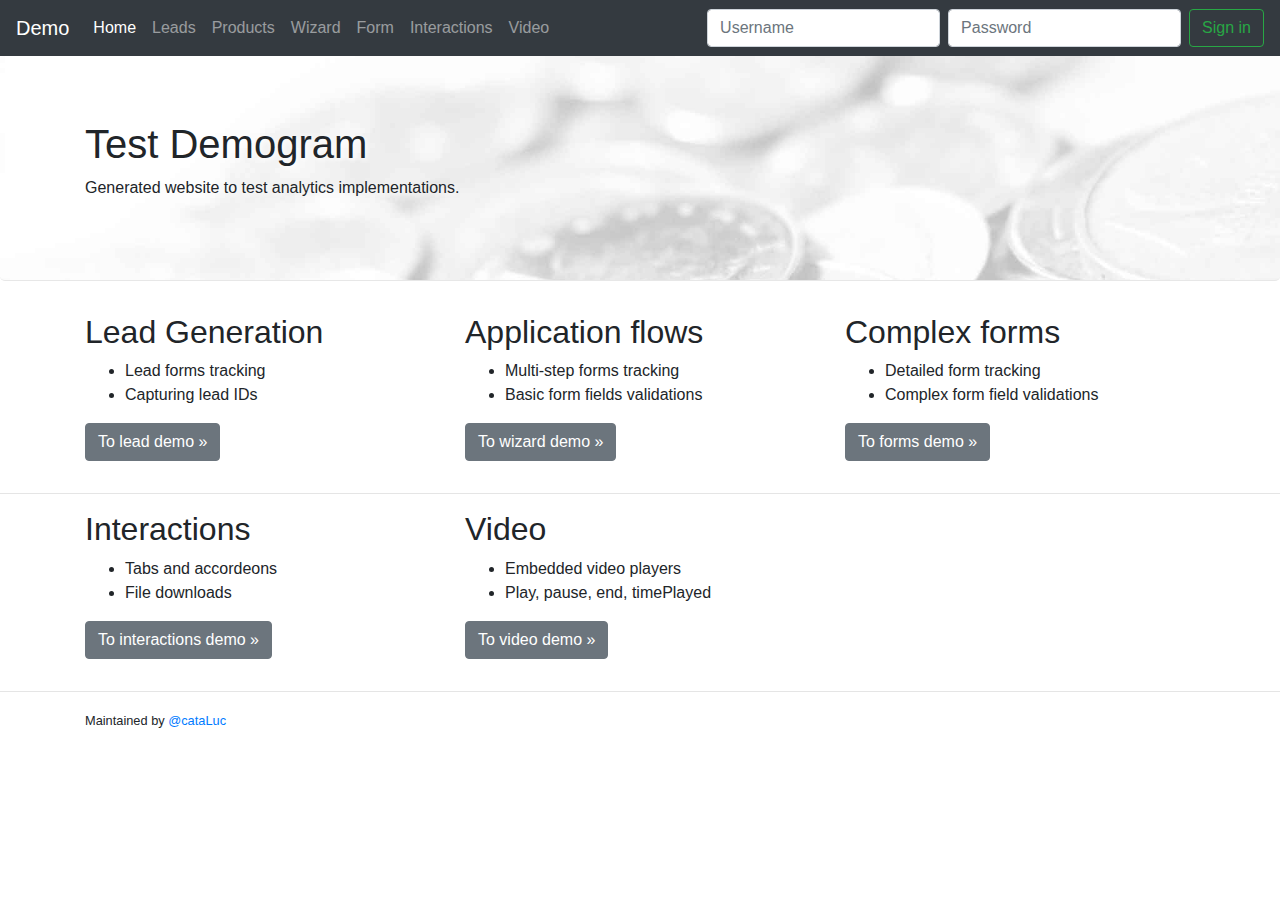
<file: index.html>
<!DOCTYPE html><html lang="en"><head><meta charset="utf-8"><meta name="viewport" content="width=device-width, initial-scale=1, shrink-to-fit=no"><meta name="description" content="Generated website to test analytics implementations."><meta name="author" content="Demogram generator"><link rel="icon" href="favicon.ico"><link rel="apple-touch-icon" sizes="57x57" href="/assets/icons/apple-icon-57x57.png"><link rel="apple-touch-icon" sizes="60x60" href="/assets/icons/apple-icon-60x60.png"><link rel="apple-touch-icon" sizes="72x72" href="/assets/icons/apple-icon-72x72.png"><link rel="apple-touch-icon" sizes="76x76" href="/assets/icons/apple-icon-76x76.png"><link rel="apple-touch-icon" sizes="114x114" href="/assets/icons/apple-icon-114x114.png"><link rel="apple-touch-icon" sizes="120x120" href="/assets/icons/apple-icon-120x120.png"><link rel="apple-touch-icon" sizes="144x144" href="/assets/icons/apple-icon-144x144.png"><link rel="apple-touch-icon" sizes="152x152" href="/assets/icons/apple-icon-152x152.png"><link rel="apple-touch-icon" sizes="180x180" href="/assets/icons/apple-icon-180x180.png"><link rel="icon" type="image/png" sizes="192x192" href="/assets/icons/android-icon-192x192.png"><link rel="icon" type="image/png" sizes="32x32" href="/assets/icons/favicon-32x32.png"><link rel="icon" type="image/png" sizes="96x96" href="/assets/icons/favicon-96x96.png"><link rel="icon" type="image/png" sizes="16x16" href="/assets/icons/favicon-16x16.png"><link rel="manifest" href="/assets/icons/manifest.json"><meta name="msapplication-TileColor" content="#ffffff"><meta name="msapplication-TileImage" content="/assets/icons/ms-icon-144x144.png"><meta name="theme-color" content="#ffffff"><title>ČSOB Demogram - Test Demogram</title><link rel="stylesheet" href="/assets/css/bootstrap.min.css"><link rel="stylesheet" href="https://use.fontawesome.com/releases/v5.8.2/css/all.css" integrity="sha384-oS3vJWv+0UjzBfQzYUhtDYW+Pj2yciDJxpsK1OYPAYjqT085Qq/1cq5FLXAZQ7Ay" crossorigin="anonymous"><link rel="stylesheet" href="/assets/css/styles.css"><!-- IE Hacks--><!--[if lt IE 9]><script src="/assets/js/ie8-responsive-file-warning.js"></script><![endif]--><script src="/assets/js/ie-emulation-modes-warning.js"></script><!-- IE10 viewport hack for Surface/desktop Windows 8 bug--><script src="/assets/js/ie10-viewport-bug-workaround.js"></script><!-- HTML5 shim and Respond.js IE8 support of HTML5 elements and media queries--><!--[if lt IE 9]><script src="https://oss.maxcdn.com/html5shiv/3.7.2/html5shiv.min.js"></script><script src="https://oss.maxcdn.com/respond/1.4.2/respond.min.js"></script><![endif]--><!-- Data Layer--><script type="text/javascript">var dataLayer = dataLayer || [];
window.dataLayerName = 'dataLayer';dataLayer.push({event: "pageData", pageType: "homepage"});</script><script src="/assets/js/init.js"></script><!-- Google Tag Manager--><script>(function(w,d,s,l,i){w[l]=w[l]||[];w[l].push({'gtm.start':
new Date().getTime(),event:'gtm.js'});var f=d.getElementsByTagName(s)[0],
j=d.createElement(s),dl=l!='dataLayer'?'&l='+l:'';j.async=true;j.src=
'https://www.googletagmanager.com/gtm.js?id='+i+dl;f.parentNode.insertBefore(j,f);
})(window,document,'script','dataLayer','GTM-PMWH78Z');</script><!-- End Google Tag Manager--></head><body><!-- Google Tag Manager (noscript)--><noscript><iframe src="https://www.googletagmanager.com/ns.html?id=GTM-PMWH78Z" height="0" width="0" style="display:none;visibility:hidden"></iframe></noscript><!-- End Google Tag Manager (noscript)--><nav class="navbar navbar-expand-md navbar-dark fixed-top bg-dark"><a class="navbar-brand" href="/">Demo</a><button class="navbar-toggler" type="button" data-toggle="collapse" data-target="#navbar" aria-controls="navbar" aria-expanded="false" aria-label="Toggle navigation"><span class="navbar-toggler-icon"></span></button><div class="collapse navbar-collapse" id="navbar"><ul class="navbar-nav mr-auto"><li class="active"><a class="nav-link" href="index.html">Home</a></li><li><a class="nav-link" href="lead.html">Leads</a></li><li><a class="nav-link" href="product-category.html">Products</a></li><li><a class="nav-link" href="wizard.html">Wizard</a></li><li><a class="nav-link" href="form.html">Form</a></li><li><a class="nav-link" href="interactions.html">Interactions</a></li><li><a class="nav-link" href="video.html">Video</a></li></ul><form class="form-inline my-2 my-lg-0" id="loginForm" role="form" style="display:none"><input class="form-control mr-sm-2" type="text" name="username" placeholder="Username" autocomplete="username"> <input class="form-control mr-sm-2" type="password" name="password" placeholder="Password" autocomplete="current-password"> <button class="btn btn-outline-success my-2 my-sm-0" type="submit">Sign in</button></form></div></nav><main role="main"><!-- Main jumbotron for a primary marketing message or call to action--><div class="jumbotron"><div class="container"><h1>Test Demogram</h1><p>Generated website to test analytics implementations.</p>
</div></div><div class="container"><!-- Example row of columns--><div class="row"><div class="col-md-4"><h2><i class="fas fa-id-card" aria-hidden="true"></i> Lead Generation</h2><ul><li>Lead forms tracking</li><li>Capturing lead IDs</li></ul><p><a class="btn btn-secondary" href="lead.html" role="button">To lead demo &raquo;</a></p></div><div class="col-md-4"><h2><i class="fas fa-shoe-prints" aria-hidden="true"></i> Application flows</h2><ul><li>Multi-step forms tracking</li><li>Basic form fields validations</li></ul><p><a class="btn btn-secondary" href="wizard.html" role="button">To wizard demo &raquo;</a></p></div><div class="col-md-4"><h2><i class="fas fa-file-invoice" aria-hidden="true"></i> Complex forms</h2><ul><li>Detailed form tracking</li><li>Complex form field validations</li></ul><p><a class="btn btn-secondary" href="form.html" role="button">To forms demo &raquo;</a></p></div></div></div><!-- /container--><hr><div class="container"><!-- Example row of columns--><div class="row"><div class="col-md-4"><h2><i class="fas fa-mouse-pointer" aria-hidden="true"></i> Interactions</h2><ul><li>Tabs and accordeons</li><li>File downloads</li></ul><p><a class="btn btn-secondary" href="interactions.html" role="button">To interactions demo &raquo;</a></p></div><div class="col-md-4"><h2><i class="fas fa-film" aria-hidden="true"></i> Video</h2><ul><li>Embedded video players</li><li>Play, pause, end, timePlayed</li></ul><p><a class="btn btn-secondary" href="video.html" role="button">To video demo &raquo;</a></p></div><div class="col-md-4"></div></div></div><!-- /container--><hr></main><footer class="container"><p><small>Maintained by <a href='https://twitter.com/cataLuc'>@cataLuc</a></small></p></footer><!-- /container--><script src="https://code.jquery.com/jquery-3.4.1.slim.min.js" integrity="sha256-pasqAKBDmFT4eHoN2ndd6lN370kFiGUFyTiUHWhU7k8=" crossorigin="anonymous"></script><script>window.jQuery || document.write('<script src="/assets/js/jquery-3.4.1.slim.min.js"><\\/script>')</script><script src="/assets/js/bootstrap.bundle.min.js"></script><script src="/assets/js/app.js"></script></body></html>
</file>
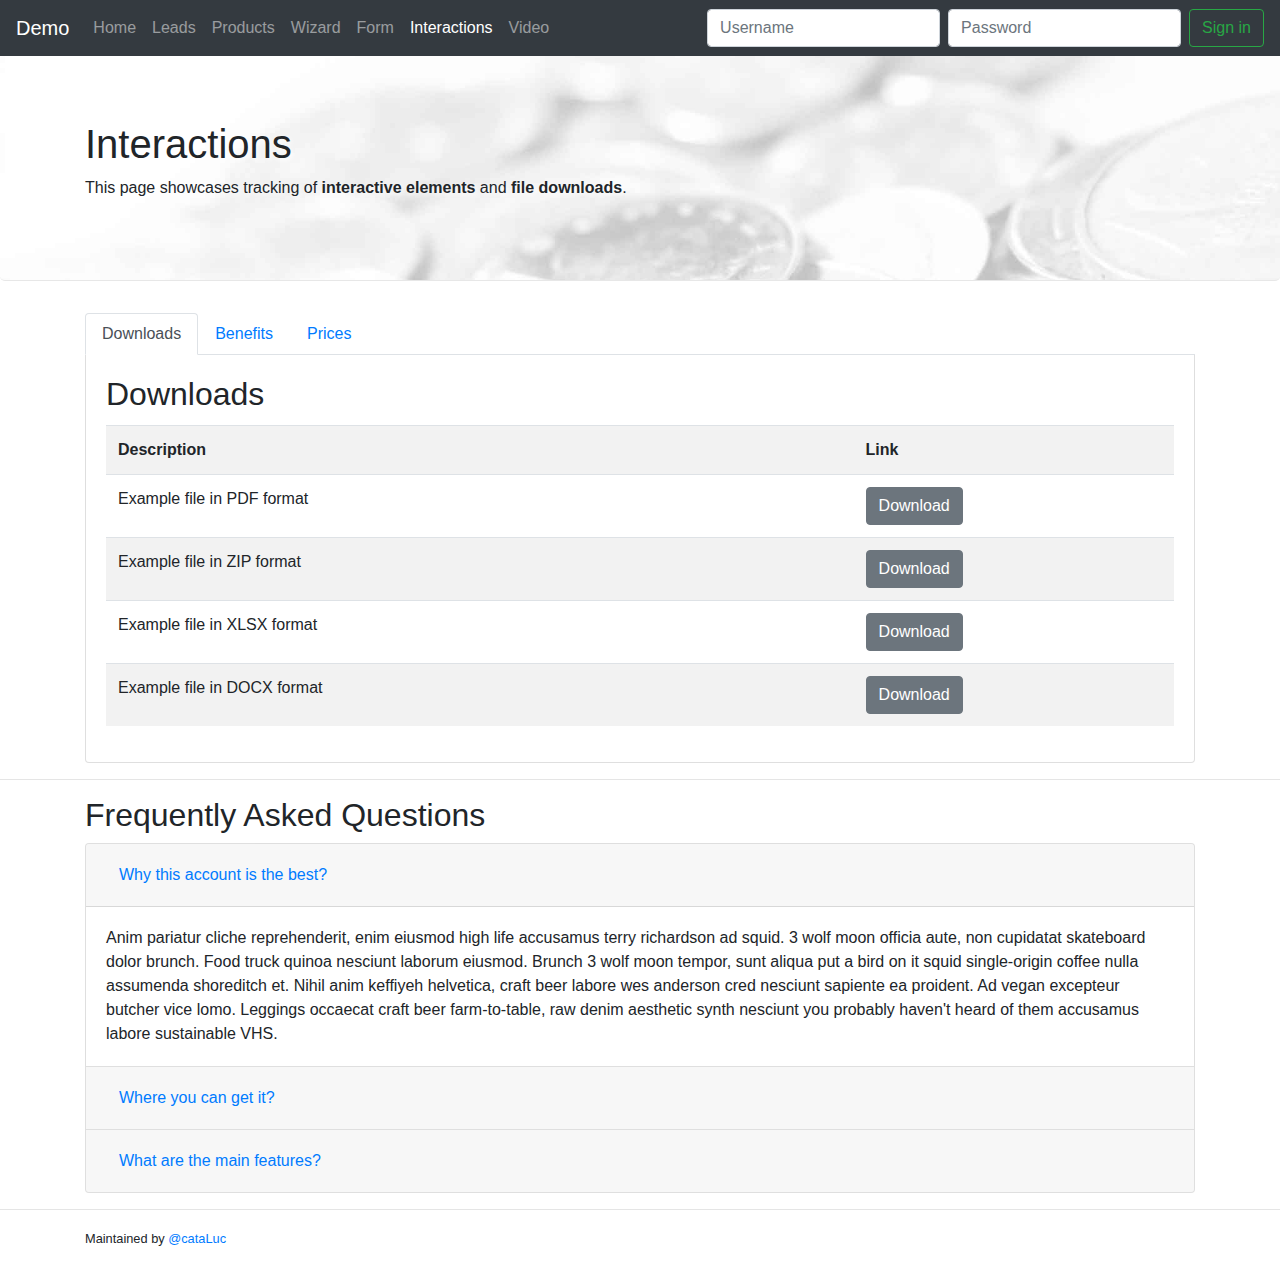
<file: interactions.html>
<!DOCTYPE html><html lang="en"><head><meta charset="utf-8"><meta name="viewport" content="width=device-width, initial-scale=1, shrink-to-fit=no"><meta name="description" content="Generated website to test analytics implementations."><meta name="author" content="Demogram generator"><link rel="icon" href="favicon.ico"><link rel="apple-touch-icon" sizes="57x57" href="/assets/icons/apple-icon-57x57.png"><link rel="apple-touch-icon" sizes="60x60" href="/assets/icons/apple-icon-60x60.png"><link rel="apple-touch-icon" sizes="72x72" href="/assets/icons/apple-icon-72x72.png"><link rel="apple-touch-icon" sizes="76x76" href="/assets/icons/apple-icon-76x76.png"><link rel="apple-touch-icon" sizes="114x114" href="/assets/icons/apple-icon-114x114.png"><link rel="apple-touch-icon" sizes="120x120" href="/assets/icons/apple-icon-120x120.png"><link rel="apple-touch-icon" sizes="144x144" href="/assets/icons/apple-icon-144x144.png"><link rel="apple-touch-icon" sizes="152x152" href="/assets/icons/apple-icon-152x152.png"><link rel="apple-touch-icon" sizes="180x180" href="/assets/icons/apple-icon-180x180.png"><link rel="icon" type="image/png" sizes="192x192" href="/assets/icons/android-icon-192x192.png"><link rel="icon" type="image/png" sizes="32x32" href="/assets/icons/favicon-32x32.png"><link rel="icon" type="image/png" sizes="96x96" href="/assets/icons/favicon-96x96.png"><link rel="icon" type="image/png" sizes="16x16" href="/assets/icons/favicon-16x16.png"><link rel="manifest" href="/assets/icons/manifest.json"><meta name="msapplication-TileColor" content="#ffffff"><meta name="msapplication-TileImage" content="/assets/icons/ms-icon-144x144.png"><meta name="theme-color" content="#ffffff"><title>ČSOB Demogram - Interactions</title><link rel="stylesheet" href="/assets/css/bootstrap.min.css"><link rel="stylesheet" href="https://use.fontawesome.com/releases/v5.8.2/css/all.css" integrity="sha384-oS3vJWv+0UjzBfQzYUhtDYW+Pj2yciDJxpsK1OYPAYjqT085Qq/1cq5FLXAZQ7Ay" crossorigin="anonymous"><link rel="stylesheet" href="/assets/css/styles.css"><!-- IE Hacks--><!--[if lt IE 9]><script src="/assets/js/ie8-responsive-file-warning.js"></script><![endif]--><script src="/assets/js/ie-emulation-modes-warning.js"></script><!-- IE10 viewport hack for Surface/desktop Windows 8 bug--><script src="/assets/js/ie10-viewport-bug-workaround.js"></script><!-- HTML5 shim and Respond.js IE8 support of HTML5 elements and media queries--><!--[if lt IE 9]><script src="https://oss.maxcdn.com/html5shiv/3.7.2/html5shiv.min.js"></script><script src="https://oss.maxcdn.com/respond/1.4.2/respond.min.js"></script><![endif]--><!-- Data Layer--><script type="text/javascript">var dataLayer = dataLayer || [];
window.dataLayerName = 'dataLayer';dataLayer.push({event: "pageData", pageType: "interactions"});</script><script src="/assets/js/init.js"></script><!-- Google Tag Manager--><script>(function(w,d,s,l,i){w[l]=w[l]||[];w[l].push({'gtm.start':
new Date().getTime(),event:'gtm.js'});var f=d.getElementsByTagName(s)[0],
j=d.createElement(s),dl=l!='dataLayer'?'&l='+l:'';j.async=true;j.src=
'https://www.googletagmanager.com/gtm.js?id='+i+dl;f.parentNode.insertBefore(j,f);
})(window,document,'script','dataLayer','GTM-PMWH78Z');</script><!-- End Google Tag Manager--></head><body><!-- Google Tag Manager (noscript)--><noscript><iframe src="https://www.googletagmanager.com/ns.html?id=GTM-PMWH78Z" height="0" width="0" style="display:none;visibility:hidden"></iframe></noscript><!-- End Google Tag Manager (noscript)--><nav class="navbar navbar-expand-md navbar-dark fixed-top bg-dark"><a class="navbar-brand" href="/">Demo</a><button class="navbar-toggler" type="button" data-toggle="collapse" data-target="#navbar" aria-controls="navbar" aria-expanded="false" aria-label="Toggle navigation"><span class="navbar-toggler-icon"></span></button><div class="collapse navbar-collapse" id="navbar"><ul class="navbar-nav mr-auto"><li><a class="nav-link" href="index.html">Home</a></li><li><a class="nav-link" href="lead.html">Leads</a></li><li><a class="nav-link" href="product-category.html">Products</a></li><li><a class="nav-link" href="wizard.html">Wizard</a></li><li><a class="nav-link" href="form.html">Form</a></li><li class="active"><a class="nav-link" href="interactions.html">Interactions</a></li><li><a class="nav-link" href="video.html">Video</a></li></ul><form class="form-inline my-2 my-lg-0" id="loginForm" role="form" style="display:none"><input class="form-control mr-sm-2" type="text" name="username" placeholder="Username" autocomplete="username"> <input class="form-control mr-sm-2" type="password" name="password" placeholder="Password" autocomplete="current-password"> <button class="btn btn-outline-success my-2 my-sm-0" type="submit">Sign in</button></form></div></nav><main role="main"><!-- Main jumbotron for a primary marketing message or call to action--><div class="jumbotron"><div class="container"><h1>Interactions</h1><p>This page showcases tracking of <strong>interactive elements</strong> and <strong>file downloads</strong>.</p>
</div></div><div class="section" id="interactions"><div class="container"><!-- Nav tabs--><ul class="nav nav-tabs" role="tablist"><li class="nav-item"><a class="nav-link active" href="#downloads" aria-controls="downloads" role="tab" data-toggle="tab">Downloads</a></li><li class="nav-item"><a class="nav-link" href="#benefits" aria-controls="benefits" role="tab" data-toggle="tab">Benefits</a></li><li class="nav-item"><a class="nav-link" href="#prices" aria-controls="prices" role="tab" data-toggle="tab">Prices</a></li></ul><!-- Tab panes--><div class="tab-content card"><div class="tab-pane active" id="downloads" role="tabpanel"><div class="card-body"><h2 class="card-title">Downloads</h2><table class="table table-striped table-hover"><tbody><tr><th style="width:70%;">Description</th><th style="width:30%;">Link</th></tr><tr><td><span class="fas fa-file-pdf"></span> 
Example file in PDF format</td><td><a class="btn btn-secondary download" href="/assets/files/test.pdf">Download</a></td></tr><tr><td><span class="fas fa-file-archive"></span> 
Example file in ZIP format</td><td><a class="btn btn-secondary download" href="/assets/files/test.zip">Download</a></td></tr><tr><td><span class="fas fa-file-excel"></span> 
Example file in XLSX format</td><td><a class="btn btn-secondary download" href="/assets/files/test.xlsx">Download</a></td></tr><tr><td><span class="fas fa-file-word"></span> 
Example file in DOCX format</td><td><a class="btn btn-secondary download" href="/assets/files/test.docx">Download</a></td></tr></tbody></table></div></div><div class="tab-pane" id="benefits" role="tabpanel"><div class="card-body"><h2 class="card-title">Benefits</h2><p>The distinction between the terms <em>benefits</em> and <em>features</em> is an important concept in developing and marketing a product or service.
<em>Features</em> are characteristics that your product or service does or has. For example, some ovens include features such as self-cleaning, smooth stovetops, warming bins, or convection capabilities.<p><em>Benefits</em> are the reasons customers buy the product or service. For example, the benefits of some ovens to buyers include safety, ease of use, affordability, or—in the case of many ovens that feature stainless steel casings—prestige.</p><p>Just like products, services differ from one another in having distinctive features and benefits, though these differences may not always be so obvious to potential customers. One building contractor may use master painters while a second uses laborers to paint. Both will tell you they do painting, but one has master painters (a feature) and produces a better-looking paint job (a definite benefit).</p><p>Every product or service has a purpose. For example, the purpose of an oven is to bake raw food, but not all ovens have the same features and benefits.</p><p>The uniqueness of a product or service can set it apart from the competition. Features can communicate the capability of a product or service. But features are only valuable if customers see those particular features as valuable. You want products or services with features which customers perceive as valuable benefits. By highlighting benefits in marketing and sales efforts, you’ll increase your sales and profits.</p><p>It’s important to remember that customers buy products and services because they want to solve a problem or meet a need. Consciously or unconsciously, your customers will always be asking the question, “What’s in it for me?” Your product and service offerings have to deliver solutions and satisfy needs, or they won’t be successful.</p><p>Given that benefits are ultimately more important to your customers than features, it is imperative that you understand the benefits your products and services provide, emphasize these benefits in your sales efforts, and update your products and services when new or additional benefits are desired by your customers.</p><p>Think about how automotive manufacturers advertise. To sell minivans, they don’t emphasize the layout of the vehicle or its carrying capacity. They show images of happy families loading their kids, sports equipment, and toys into the vehicle. They emphasize the benefits above and beyond the features.</p><p>Here are some other examples emphasizing benefits beyond the features:</p><ul><li>A Web site shopping cart vendor who offers hosted solutions to medium-sized businesses can emphasize the convenience and time-savings of not having to maintain a Web site. It’s selling convenience, not software.</li><li>A carpet company might be more successful if it illustrated how its carpets could help create attractively decorated interiors. Pictures of beautiful rooms could be more beneficial than a stack of carpet samples or a list of fabric features. It’s selling beauty, not carpets.</li><li>A consulting company might focus its marketing efforts by highlighting its end product—improved performance and increased profits—not its consulting methods. It’s selling profitability, not consulting.</li><li>A manufacturer of computer printers might emphasize less hassle or less wasted time rather than emphasizing reliability or quality. It’s selling ease-of-use, not printers, and not quality.</li><li>A salmon fishery might emphasize the health benefits of eating salmon. It’s selling health, not fish.</li></ul><h3>When Do Features Matter the Most?</h3><p>Features always matter because they provide your customers with hints about how well your product or service will deliver its benefits. Although benefits are generally more important than features, there are some times when features make all the difference:</p><ul><li>When all the products in a category provide the same basic benefits, a unique feature may provide a competitive advantage. For example, when all boom boxes played tapes and CDs, the one with the bass booster stood out even though the benefit to the consumer was minimal. As another example, when all leadership consultants referred to similar performance improvement outcomes, the ones who developed online diagnostic tools distinguished their work from competitors.</li><li>When products or services can be easily compared with competitors’—as the Internet makes increasingly possible—consumers can choose products and services with the most features. Thus, even though most cell phones will provide its owner with the same general benefits for communication, a person considering which cell phone to buy may not choose a certain model if it is missing a feature not found on a competitor’s phone. For example, if one phone has Bluetooth connectivity and a second one does not, consumers may choose the one with this extra feature even if they don’t even know what Bluetooth connectivity is. It’s not that such connectivity is important, it’s just that it is so easy to compare the feature sets.</li></ul></p></div></div><div class="tab-pane" id="prices" role="tabpanel"><div class="card-body"><h2 class="card-title">Prices</h2></div></div></div></div></div><hr><div class="section"><div class="container"><h2>Frequently Asked Questions</h2><div class="accordion" id="accordion"><div class="card"><div class="card-header" id="headingOne"><h3 class="mb-0"><button class="btn btn-link" data-toggle="collapse" data-target="#collapseOne" aria-expanded="true" aria-controls="collapseOne"> Why this account is the best?</button></h3></div><div class="collapse show" id="collapseOne" data-title="#headingOne" aria-labelledby="headingOne" data-parent="#accordion"><div class="card-body">Anim pariatur cliche reprehenderit, enim eiusmod high life accusamus terry richardson ad squid. 3 wolf moon officia aute, non cupidatat skateboard dolor brunch. Food truck quinoa nesciunt laborum eiusmod. Brunch 3 wolf moon tempor, sunt aliqua put a bird on it squid single-origin coffee nulla assumenda shoreditch et. Nihil anim keffiyeh helvetica, craft beer labore wes anderson cred nesciunt sapiente ea proident. Ad vegan excepteur butcher vice lomo. Leggings occaecat craft beer farm-to-table, raw denim aesthetic synth nesciunt you probably haven't heard of them accusamus labore sustainable VHS.</div></div></div><div class="card"><div class="card-header" id="headingTwo"><h3 class="mb-0"><button class="btn btn-link" data-toggle="collapse" data-target="#collapseTwo" aria-expanded="false" aria-controls="collapseTwo"> Where you can get it?</button></h3></div><div class="collapse" id="collapseTwo" data-title="#headingTwo" #aria-labelledby="headingTwo" data-parent="#accordion"><div class="card-body">Anim pariatur cliche reprehenderit, enim eiusmod high life accusamus terry richardson ad squid. 3 wolf moon officia aute, non cupidatat skateboard dolor brunch. Food truck quinoa nesciunt laborum eiusmod. Brunch 3 wolf moon tempor, sunt aliqua put a bird on it squid single-origin coffee nulla assumenda shoreditch et. Nihil anim keffiyeh helvetica, craft beer labore wes anderson cred nesciunt sapiente ea proident. Ad vegan excepteur butcher vice lomo. Leggings occaecat craft beer farm-to-table, raw denim aesthetic synth nesciunt you probably haven't heard of them accusamus labore sustainable VHS.</div></div></div><div class="card"><div class="card-header" id="headingThree"><h3 class="mb-0"><button class="btn btn-link" data-toggle="collapse" data-target="#collapseThree" aria-expanded="false" aria-controls="collapseThree"> What are the main features?</button></h3></div><div class="collapse" id="collapseThree" data-title="#headingThree" aria-labelledby="headingThree" data-parent="#accordion"><div class="card-body">Anim pariatur cliche reprehenderit, enim eiusmod high life accusamus terry richardson ad squid. 3 wolf moon officia aute, non cupidatat skateboard dolor brunch. Food truck quinoa nesciunt laborum eiusmod. Brunch 3 wolf moon tempor, sunt aliqua put a bird on it squid single-origin coffee nulla assumenda shoreditch et. Nihil anim keffiyeh helvetica, craft beer labore wes anderson cred nesciunt sapiente ea proident. Ad vegan excepteur butcher vice lomo. Leggings occaecat craft beer farm-to-table, raw denim aesthetic synth nesciunt you probably haven't heard of them accusamus labore sustainable VHS.</div></div></div></div></div></div><hr></main><footer class="container"><p><small>Maintained by <a href='https://twitter.com/cataLuc'>@cataLuc</a></small></p></footer><!-- /container--><script src="https://code.jquery.com/jquery-3.4.1.slim.min.js" integrity="sha256-pasqAKBDmFT4eHoN2ndd6lN370kFiGUFyTiUHWhU7k8=" crossorigin="anonymous"></script><script>window.jQuery || document.write('<script src="/assets/js/jquery-3.4.1.slim.min.js"><\\/script>')</script><script src="/assets/js/bootstrap.bundle.min.js"></script><script src="/assets/js/app.js"></script></body></html>
</file>
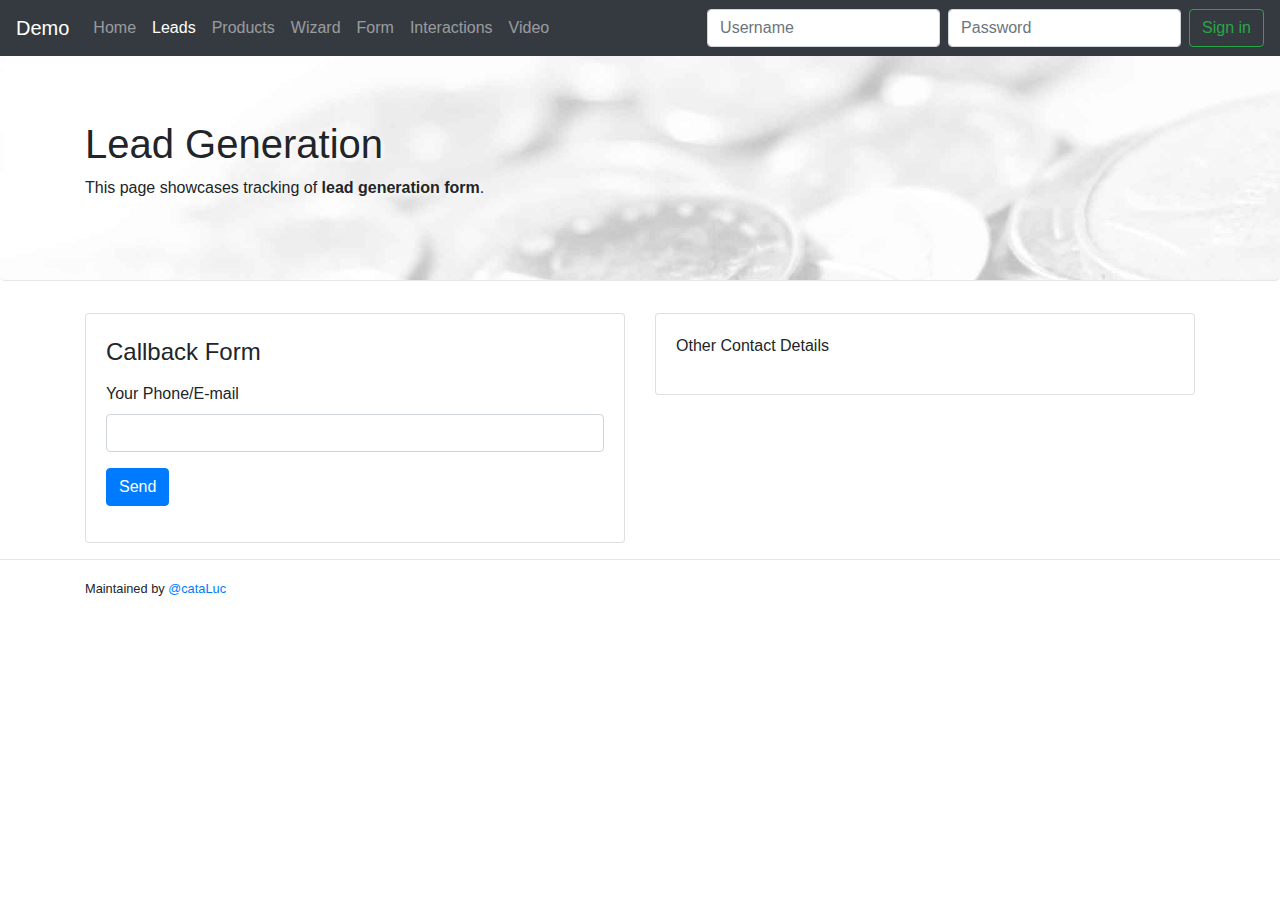
<file: lead.html>
<!DOCTYPE html><html lang="en"><head><meta charset="utf-8"><meta name="viewport" content="width=device-width, initial-scale=1, shrink-to-fit=no"><meta name="description" content="Generated website to test analytics implementations."><meta name="author" content="Demogram generator"><link rel="icon" href="favicon.ico"><link rel="apple-touch-icon" sizes="57x57" href="/assets/icons/apple-icon-57x57.png"><link rel="apple-touch-icon" sizes="60x60" href="/assets/icons/apple-icon-60x60.png"><link rel="apple-touch-icon" sizes="72x72" href="/assets/icons/apple-icon-72x72.png"><link rel="apple-touch-icon" sizes="76x76" href="/assets/icons/apple-icon-76x76.png"><link rel="apple-touch-icon" sizes="114x114" href="/assets/icons/apple-icon-114x114.png"><link rel="apple-touch-icon" sizes="120x120" href="/assets/icons/apple-icon-120x120.png"><link rel="apple-touch-icon" sizes="144x144" href="/assets/icons/apple-icon-144x144.png"><link rel="apple-touch-icon" sizes="152x152" href="/assets/icons/apple-icon-152x152.png"><link rel="apple-touch-icon" sizes="180x180" href="/assets/icons/apple-icon-180x180.png"><link rel="icon" type="image/png" sizes="192x192" href="/assets/icons/android-icon-192x192.png"><link rel="icon" type="image/png" sizes="32x32" href="/assets/icons/favicon-32x32.png"><link rel="icon" type="image/png" sizes="96x96" href="/assets/icons/favicon-96x96.png"><link rel="icon" type="image/png" sizes="16x16" href="/assets/icons/favicon-16x16.png"><link rel="manifest" href="/assets/icons/manifest.json"><meta name="msapplication-TileColor" content="#ffffff"><meta name="msapplication-TileImage" content="/assets/icons/ms-icon-144x144.png"><meta name="theme-color" content="#ffffff"><title>ČSOB Demogram - Lead Generation</title><link rel="stylesheet" href="/assets/css/bootstrap.min.css"><link rel="stylesheet" href="https://use.fontawesome.com/releases/v5.8.2/css/all.css" integrity="sha384-oS3vJWv+0UjzBfQzYUhtDYW+Pj2yciDJxpsK1OYPAYjqT085Qq/1cq5FLXAZQ7Ay" crossorigin="anonymous"><link rel="stylesheet" href="/assets/css/styles.css"><!-- IE Hacks--><!--[if lt IE 9]><script src="/assets/js/ie8-responsive-file-warning.js"></script><![endif]--><script src="/assets/js/ie-emulation-modes-warning.js"></script><!-- IE10 viewport hack for Surface/desktop Windows 8 bug--><script src="/assets/js/ie10-viewport-bug-workaround.js"></script><!-- HTML5 shim and Respond.js IE8 support of HTML5 elements and media queries--><!--[if lt IE 9]><script src="https://oss.maxcdn.com/html5shiv/3.7.2/html5shiv.min.js"></script><script src="https://oss.maxcdn.com/respond/1.4.2/respond.min.js"></script><![endif]--><!-- Data Layer--><script type="text/javascript">var dataLayer = dataLayer || [];
window.dataLayerName = 'dataLayer';dataLayer.push({event: "pageData", pageType: "product", product: "Product 3", formId: "Lead"});</script><script src="/assets/js/init.js"></script><!-- Google Tag Manager--><script>(function(w,d,s,l,i){w[l]=w[l]||[];w[l].push({'gtm.start':
new Date().getTime(),event:'gtm.js'});var f=d.getElementsByTagName(s)[0],
j=d.createElement(s),dl=l!='dataLayer'?'&l='+l:'';j.async=true;j.src=
'https://www.googletagmanager.com/gtm.js?id='+i+dl;f.parentNode.insertBefore(j,f);
})(window,document,'script','dataLayer','GTM-PMWH78Z');</script><!-- End Google Tag Manager--></head><body><!-- Google Tag Manager (noscript)--><noscript><iframe src="https://www.googletagmanager.com/ns.html?id=GTM-PMWH78Z" height="0" width="0" style="display:none;visibility:hidden"></iframe></noscript><!-- End Google Tag Manager (noscript)--><nav class="navbar navbar-expand-md navbar-dark fixed-top bg-dark"><a class="navbar-brand" href="/">Demo</a><button class="navbar-toggler" type="button" data-toggle="collapse" data-target="#navbar" aria-controls="navbar" aria-expanded="false" aria-label="Toggle navigation"><span class="navbar-toggler-icon"></span></button><div class="collapse navbar-collapse" id="navbar"><ul class="navbar-nav mr-auto"><li><a class="nav-link" href="index.html">Home</a></li><li class="active"><a class="nav-link" href="lead.html">Leads</a></li><li><a class="nav-link" href="product-category.html">Products</a></li><li><a class="nav-link" href="wizard.html">Wizard</a></li><li><a class="nav-link" href="form.html">Form</a></li><li><a class="nav-link" href="interactions.html">Interactions</a></li><li><a class="nav-link" href="video.html">Video</a></li></ul><form class="form-inline my-2 my-lg-0" id="loginForm" role="form" style="display:none"><input class="form-control mr-sm-2" type="text" name="username" placeholder="Username" autocomplete="username"> <input class="form-control mr-sm-2" type="password" name="password" placeholder="Password" autocomplete="current-password"> <button class="btn btn-outline-success my-2 my-sm-0" type="submit">Sign in</button></form></div></nav><main role="main"><!-- Main jumbotron for a primary marketing message or call to action--><div class="jumbotron"><div class="container"><h1>Lead Generation</h1><p>This page showcases tracking of <strong>lead generation form</strong>.</p>
</div></div><div class="container"><div class="row"><div id="alerts"></div><div class="col-md-6"><div class="card"><div class="card-body"><form id="leadForm" role="form" action="" method="POST"><legend class="card-title">Callback Form</legend><div class="form-group" id="contact-group"><label class="control-label" for="contact-email">Your Phone/E-mail</label><input class="form-control" id="contact-email" type="text" name="contact" placeholder=""></div><div class="form-group"><input type="hidden" name="_method" value="POST"><input type="hidden" name="leadId" id="leadId" value=""><button class="btn btn-primary" type="submit">Send</button></div></form></div></div></div><div class="col-md-6"><div class="card"><div class="card-body"><p>Other Contact Details</p></div></div></div></div></div><hr></main><footer class="container"><p><small>Maintained by <a href='https://twitter.com/cataLuc'>@cataLuc</a></small></p></footer><!-- /container--><script src="https://code.jquery.com/jquery-3.4.1.slim.min.js" integrity="sha256-pasqAKBDmFT4eHoN2ndd6lN370kFiGUFyTiUHWhU7k8=" crossorigin="anonymous"></script><script>window.jQuery || document.write('<script src="/assets/js/jquery-3.4.1.slim.min.js"><\\/script>')</script><script src="/assets/js/bootstrap.bundle.min.js"></script><script src="/assets/js/app.js"></script></body></html>
</file>
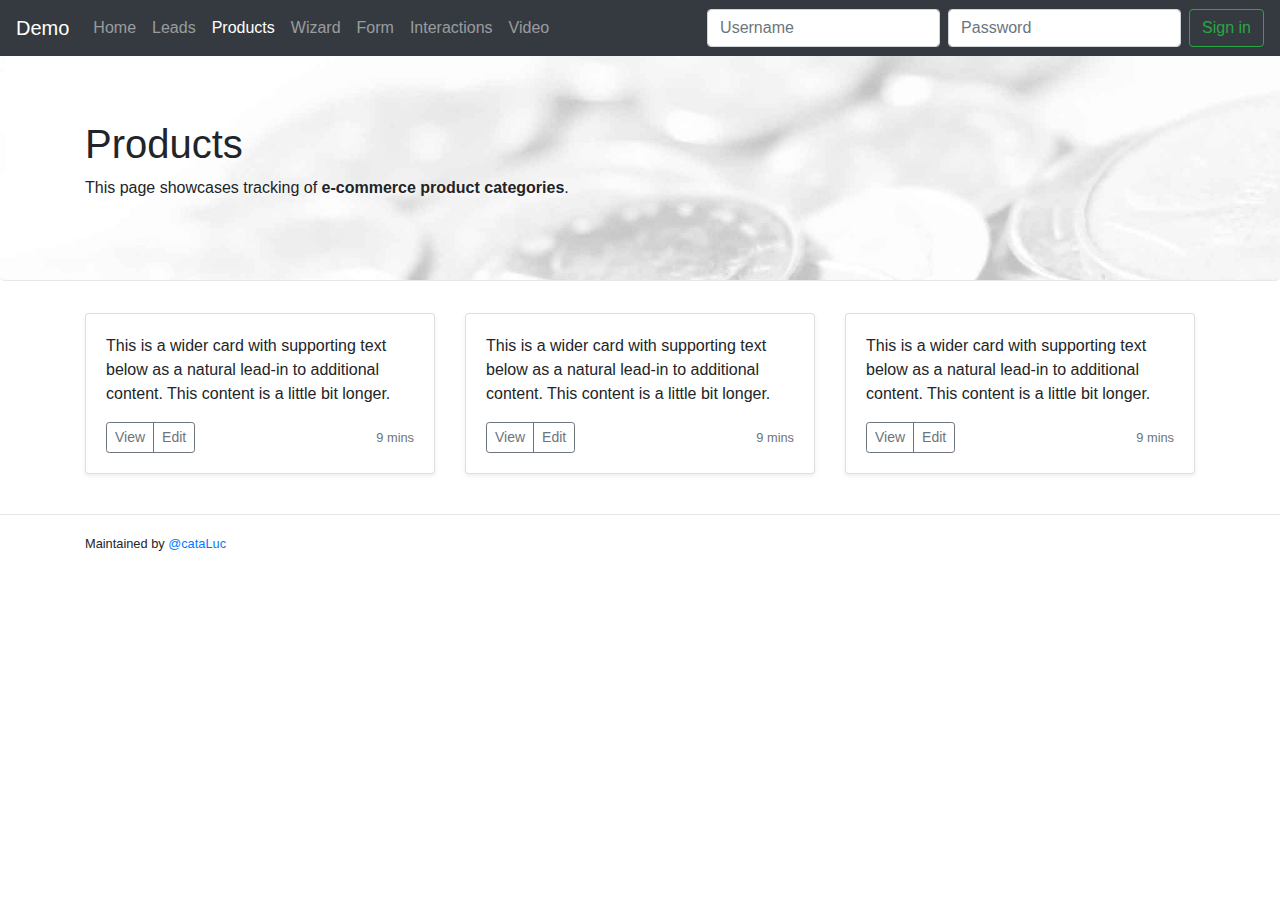
<file: product-category.html>
<!DOCTYPE html><html lang="en"><head><meta charset="utf-8"><meta name="viewport" content="width=device-width, initial-scale=1, shrink-to-fit=no"><meta name="description" content="Generated website to test analytics implementations."><meta name="author" content="Demogram generator"><link rel="icon" href="favicon.ico"><link rel="apple-touch-icon" sizes="57x57" href="/assets/icons/apple-icon-57x57.png"><link rel="apple-touch-icon" sizes="60x60" href="/assets/icons/apple-icon-60x60.png"><link rel="apple-touch-icon" sizes="72x72" href="/assets/icons/apple-icon-72x72.png"><link rel="apple-touch-icon" sizes="76x76" href="/assets/icons/apple-icon-76x76.png"><link rel="apple-touch-icon" sizes="114x114" href="/assets/icons/apple-icon-114x114.png"><link rel="apple-touch-icon" sizes="120x120" href="/assets/icons/apple-icon-120x120.png"><link rel="apple-touch-icon" sizes="144x144" href="/assets/icons/apple-icon-144x144.png"><link rel="apple-touch-icon" sizes="152x152" href="/assets/icons/apple-icon-152x152.png"><link rel="apple-touch-icon" sizes="180x180" href="/assets/icons/apple-icon-180x180.png"><link rel="icon" type="image/png" sizes="192x192" href="/assets/icons/android-icon-192x192.png"><link rel="icon" type="image/png" sizes="32x32" href="/assets/icons/favicon-32x32.png"><link rel="icon" type="image/png" sizes="96x96" href="/assets/icons/favicon-96x96.png"><link rel="icon" type="image/png" sizes="16x16" href="/assets/icons/favicon-16x16.png"><link rel="manifest" href="/assets/icons/manifest.json"><meta name="msapplication-TileColor" content="#ffffff"><meta name="msapplication-TileImage" content="/assets/icons/ms-icon-144x144.png"><meta name="theme-color" content="#ffffff"><title>ČSOB Demogram - Products</title><link rel="stylesheet" href="/assets/css/bootstrap.min.css"><link rel="stylesheet" href="https://use.fontawesome.com/releases/v5.8.2/css/all.css" integrity="sha384-oS3vJWv+0UjzBfQzYUhtDYW+Pj2yciDJxpsK1OYPAYjqT085Qq/1cq5FLXAZQ7Ay" crossorigin="anonymous"><link rel="stylesheet" href="/assets/css/styles.css"><!-- IE Hacks--><!--[if lt IE 9]><script src="/assets/js/ie8-responsive-file-warning.js"></script><![endif]--><script src="/assets/js/ie-emulation-modes-warning.js"></script><!-- IE10 viewport hack for Surface/desktop Windows 8 bug--><script src="/assets/js/ie10-viewport-bug-workaround.js"></script><!-- HTML5 shim and Respond.js IE8 support of HTML5 elements and media queries--><!--[if lt IE 9]><script src="https://oss.maxcdn.com/html5shiv/3.7.2/html5shiv.min.js"></script><script src="https://oss.maxcdn.com/respond/1.4.2/respond.min.js"></script><![endif]--><!-- Data Layer--><script type="text/javascript">var dataLayer = dataLayer || [];
window.dataLayerName = 'dataLayer';dataLayer.push({event: "pageData", pageType: "product-category"});</script><script src="/assets/js/init.js"></script><!-- Google Tag Manager--><script>(function(w,d,s,l,i){w[l]=w[l]||[];w[l].push({'gtm.start':
new Date().getTime(),event:'gtm.js'});var f=d.getElementsByTagName(s)[0],
j=d.createElement(s),dl=l!='dataLayer'?'&l='+l:'';j.async=true;j.src=
'https://www.googletagmanager.com/gtm.js?id='+i+dl;f.parentNode.insertBefore(j,f);
})(window,document,'script','dataLayer','GTM-PMWH78Z');</script><!-- End Google Tag Manager--></head><body><!-- Google Tag Manager (noscript)--><noscript><iframe src="https://www.googletagmanager.com/ns.html?id=GTM-PMWH78Z" height="0" width="0" style="display:none;visibility:hidden"></iframe></noscript><!-- End Google Tag Manager (noscript)--><nav class="navbar navbar-expand-md navbar-dark fixed-top bg-dark"><a class="navbar-brand" href="/">Demo</a><button class="navbar-toggler" type="button" data-toggle="collapse" data-target="#navbar" aria-controls="navbar" aria-expanded="false" aria-label="Toggle navigation"><span class="navbar-toggler-icon"></span></button><div class="collapse navbar-collapse" id="navbar"><ul class="navbar-nav mr-auto"><li><a class="nav-link" href="index.html">Home</a></li><li><a class="nav-link" href="lead.html">Leads</a></li><li class="active"><a class="nav-link" href="product-category.html">Products</a></li><li><a class="nav-link" href="wizard.html">Wizard</a></li><li><a class="nav-link" href="form.html">Form</a></li><li><a class="nav-link" href="interactions.html">Interactions</a></li><li><a class="nav-link" href="video.html">Video</a></li></ul><form class="form-inline my-2 my-lg-0" id="loginForm" role="form" style="display:none"><input class="form-control mr-sm-2" type="text" name="username" placeholder="Username" autocomplete="username"> <input class="form-control mr-sm-2" type="password" name="password" placeholder="Password" autocomplete="current-password"> <button class="btn btn-outline-success my-2 my-sm-0" type="submit">Sign in</button></form></div></nav><main role="main"><!-- Main jumbotron for a primary marketing message or call to action--><div class="jumbotron"><div class="container"><h1>Products</h1><p>This page showcases tracking of <strong>e-commerce product categories</strong>.</p>
</div></div><div class="section" id="products"><div class="container"><div class="row"><div class="col-md-4"><div class="card mb-4 shadow-sm"><div class="card-body"><p class="card-text">This is a wider card with supporting text below as a natural lead-in to additional content. This content is a little bit longer.</p><div class="d-flex justify-content-between align-items-center"><div class="btn-group"><button class="btn btn-sm btn-outline-secondary" type="button">View</button><button class="btn btn-sm btn-outline-secondary" type="button">Edit</button></div><small class="text-muted">9 mins</small></div></div></div></div><div class="col-md-4"><div class="card mb-4 shadow-sm"><div class="card-body"><p class="card-text">This is a wider card with supporting text below as a natural lead-in to additional content. This content is a little bit longer.</p><div class="d-flex justify-content-between align-items-center"><div class="btn-group"><button class="btn btn-sm btn-outline-secondary" type="button">View</button><button class="btn btn-sm btn-outline-secondary" type="button">Edit</button></div><small class="text-muted">9 mins</small></div></div></div></div><div class="col-md-4"><div class="card mb-4 shadow-sm"><div class="card-body"><p class="card-text">This is a wider card with supporting text below as a natural lead-in to additional content. This content is a little bit longer.</p><div class="d-flex justify-content-between align-items-center"><div class="btn-group"><button class="btn btn-sm btn-outline-secondary" type="button">View</button><button class="btn btn-sm btn-outline-secondary" type="button">Edit</button></div><small class="text-muted">9 mins</small></div></div></div></div></div></div></div><hr></main><footer class="container"><p><small>Maintained by <a href='https://twitter.com/cataLuc'>@cataLuc</a></small></p></footer><!-- /container--><script src="https://code.jquery.com/jquery-3.4.1.slim.min.js" integrity="sha256-pasqAKBDmFT4eHoN2ndd6lN370kFiGUFyTiUHWhU7k8=" crossorigin="anonymous"></script><script>window.jQuery || document.write('<script src="/assets/js/jquery-3.4.1.slim.min.js"><\\/script>')</script><script src="/assets/js/bootstrap.bundle.min.js"></script><script src="/assets/js/app.js"></script></body></html>
</file>
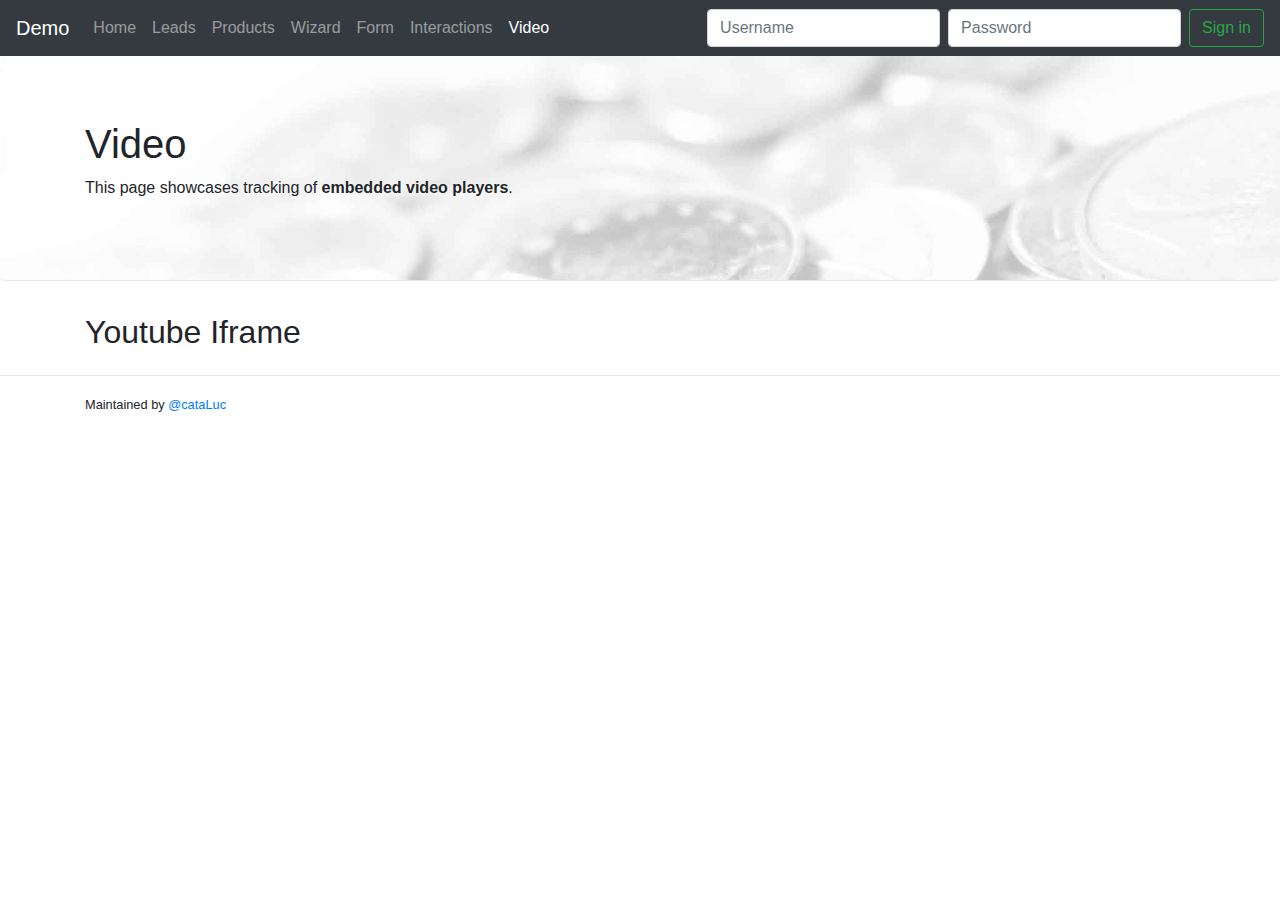
<file: video.html>
<!DOCTYPE html><html lang="en"><head><meta charset="utf-8"><meta name="viewport" content="width=device-width, initial-scale=1, shrink-to-fit=no"><meta name="description" content="Generated website to test analytics implementations."><meta name="author" content="Demogram generator"><link rel="icon" href="favicon.ico"><link rel="apple-touch-icon" sizes="57x57" href="/assets/icons/apple-icon-57x57.png"><link rel="apple-touch-icon" sizes="60x60" href="/assets/icons/apple-icon-60x60.png"><link rel="apple-touch-icon" sizes="72x72" href="/assets/icons/apple-icon-72x72.png"><link rel="apple-touch-icon" sizes="76x76" href="/assets/icons/apple-icon-76x76.png"><link rel="apple-touch-icon" sizes="114x114" href="/assets/icons/apple-icon-114x114.png"><link rel="apple-touch-icon" sizes="120x120" href="/assets/icons/apple-icon-120x120.png"><link rel="apple-touch-icon" sizes="144x144" href="/assets/icons/apple-icon-144x144.png"><link rel="apple-touch-icon" sizes="152x152" href="/assets/icons/apple-icon-152x152.png"><link rel="apple-touch-icon" sizes="180x180" href="/assets/icons/apple-icon-180x180.png"><link rel="icon" type="image/png" sizes="192x192" href="/assets/icons/android-icon-192x192.png"><link rel="icon" type="image/png" sizes="32x32" href="/assets/icons/favicon-32x32.png"><link rel="icon" type="image/png" sizes="96x96" href="/assets/icons/favicon-96x96.png"><link rel="icon" type="image/png" sizes="16x16" href="/assets/icons/favicon-16x16.png"><link rel="manifest" href="/assets/icons/manifest.json"><meta name="msapplication-TileColor" content="#ffffff"><meta name="msapplication-TileImage" content="/assets/icons/ms-icon-144x144.png"><meta name="theme-color" content="#ffffff"><title>ČSOB Demogram - Video</title><link rel="stylesheet" href="/assets/css/bootstrap.min.css"><link rel="stylesheet" href="https://use.fontawesome.com/releases/v5.8.2/css/all.css" integrity="sha384-oS3vJWv+0UjzBfQzYUhtDYW+Pj2yciDJxpsK1OYPAYjqT085Qq/1cq5FLXAZQ7Ay" crossorigin="anonymous"><link rel="stylesheet" href="/assets/css/styles.css"><!-- IE Hacks--><!--[if lt IE 9]><script src="/assets/js/ie8-responsive-file-warning.js"></script><![endif]--><script src="/assets/js/ie-emulation-modes-warning.js"></script><!-- IE10 viewport hack for Surface/desktop Windows 8 bug--><script src="/assets/js/ie10-viewport-bug-workaround.js"></script><!-- HTML5 shim and Respond.js IE8 support of HTML5 elements and media queries--><!--[if lt IE 9]><script src="https://oss.maxcdn.com/html5shiv/3.7.2/html5shiv.min.js"></script><script src="https://oss.maxcdn.com/respond/1.4.2/respond.min.js"></script><![endif]--><!-- Data Layer--><script type="text/javascript">var dataLayer = dataLayer || [];
window.dataLayerName = 'dataLayer';dataLayer.push({event: "pageData", pageType: "video"});</script><script src="/assets/js/init.js"></script><!-- Google Tag Manager--><script>(function(w,d,s,l,i){w[l]=w[l]||[];w[l].push({'gtm.start':
new Date().getTime(),event:'gtm.js'});var f=d.getElementsByTagName(s)[0],
j=d.createElement(s),dl=l!='dataLayer'?'&l='+l:'';j.async=true;j.src=
'https://www.googletagmanager.com/gtm.js?id='+i+dl;f.parentNode.insertBefore(j,f);
})(window,document,'script','dataLayer','GTM-PMWH78Z');</script><!-- End Google Tag Manager--></head><body><!-- Google Tag Manager (noscript)--><noscript><iframe src="https://www.googletagmanager.com/ns.html?id=GTM-PMWH78Z" height="0" width="0" style="display:none;visibility:hidden"></iframe></noscript><!-- End Google Tag Manager (noscript)--><nav class="navbar navbar-expand-md navbar-dark fixed-top bg-dark"><a class="navbar-brand" href="/">Demo</a><button class="navbar-toggler" type="button" data-toggle="collapse" data-target="#navbar" aria-controls="navbar" aria-expanded="false" aria-label="Toggle navigation"><span class="navbar-toggler-icon"></span></button><div class="collapse navbar-collapse" id="navbar"><ul class="navbar-nav mr-auto"><li><a class="nav-link" href="index.html">Home</a></li><li><a class="nav-link" href="lead.html">Leads</a></li><li><a class="nav-link" href="product-category.html">Products</a></li><li><a class="nav-link" href="wizard.html">Wizard</a></li><li><a class="nav-link" href="form.html">Form</a></li><li><a class="nav-link" href="interactions.html">Interactions</a></li><li class="active"><a class="nav-link" href="video.html">Video</a></li></ul><form class="form-inline my-2 my-lg-0" id="loginForm" role="form" style="display:none"><input class="form-control mr-sm-2" type="text" name="username" placeholder="Username" autocomplete="username"> <input class="form-control mr-sm-2" type="password" name="password" placeholder="Password" autocomplete="current-password"> <button class="btn btn-outline-success my-2 my-sm-0" type="submit">Sign in</button></form></div></nav><main role="main"><!-- Main jumbotron for a primary marketing message or call to action--><div class="jumbotron"><div class="container"><h1>Video</h1><p>This page showcases tracking of <strong>embedded video players</strong>.</p>
</div></div><div class="container"><div class="row"><div class="col-md-12"><h2>Youtube Iframe</h2></div></div><div class="row"><div class="col-md-6"><div id="player-1"></div></div><div class="col-md-6"><div id="player-2"></div></div></div></div><hr></main><footer class="container"><p><small>Maintained by <a href='https://twitter.com/cataLuc'>@cataLuc</a></small></p></footer><!-- /container--><script src="https://code.jquery.com/jquery-3.4.1.slim.min.js" integrity="sha256-pasqAKBDmFT4eHoN2ndd6lN370kFiGUFyTiUHWhU7k8=" crossorigin="anonymous"></script><script>window.jQuery || document.write('<script src="/assets/js/jquery-3.4.1.slim.min.js"><\\/script>')</script><script src="/assets/js/bootstrap.bundle.min.js"></script><script src="/assets/js/app.js"></script></body></html>
</file>
<file: assets/css/styles.css>
/* Move down content because we have a fixed navbar that is 3.5rem tall */
body {
  padding-top: 3.5rem;
}

.jumbotron {
  background: url(/assets/img/finance-bg.jpg) no-repeat 0 50%;
  background-size: cover;
  border-bottom: 1px solid #e7e7e7;
  text-shadow: White 0.1em 0.1em 0.3em;
}

.tab-content.card {
  border-top: 0;
  border-radius: 0 0 4px 4px;
}

.input-medium {
  max-width: 15em;
}
.date {
  max-width: 9em;
}
</file>
